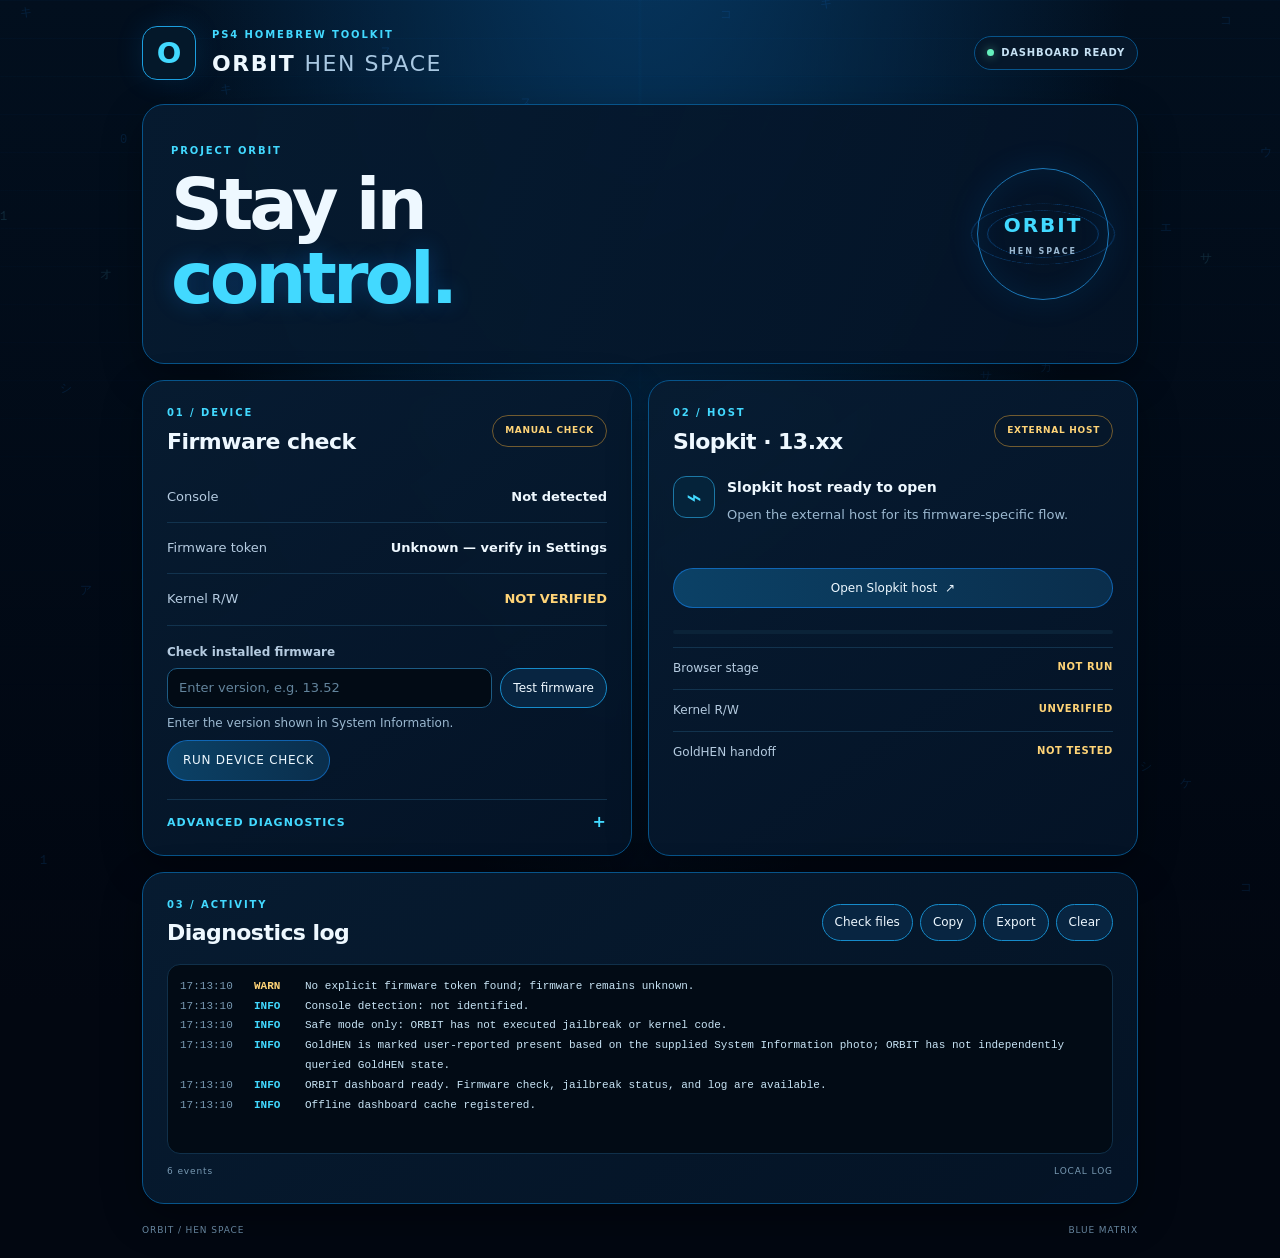
<file: index.html>
<!doctype html>
<html lang="en">
<head>
  <meta charset="utf-8">
  <meta name="viewport" content="width=device-width,initial-scale=1">
  <meta name="theme-color" content="#020914">
  <meta name="description" content="ORBIT HEN SPACE — a streamlined PS4 firmware and diagnostics dashboard.">
  <title>ORBIT // HEN SPACE</title>
  <link rel="manifest" href="./manifest.webmanifest">
  <link rel="stylesheet" href="./styles.css?v=054">
</head>
<body>
<canvas id="matrixBg" aria-hidden="true"></canvas>
<main class="shell">
  <header class="topbar">
    <a class="brand" href="./" aria-label="ORBIT HEN SPACE home">
      <div class="mark">O</div>
      <div><p class="eyebrow">PS4 HOMEBREW TOOLKIT</p><h1>ORBIT <span>HEN SPACE</span></h1></div>
    </a>
    <div class="pill"><i class="dot"></i><span id="uiState">DASHBOARD READY</span></div>
  </header>

  <section class="hero panel">
    <div class="hero-copy">
      <p class="eyebrow">PROJECT ORBIT</p>
      <h2>Stay in <span>control.</span></h2>
    </div>
    <div class="orb" aria-hidden="true"><span>ORBIT</span><small>HEN SPACE</small></div>
  </section>

  <section class="grid">
    <article class="panel">
      <div class="card-head"><div><p class="eyebrow">01 / DEVICE</p><h3>Firmware check</h3></div><span class="tag warn" id="firmwareTag">MANUAL CHECK</span></div>
      <div class="readout"><span>Console</span><strong id="consoleDetect">Checking browser…</strong></div>
      <div class="readout"><span>Firmware token</span><strong id="firmwareDetect">Unknown</strong></div>
      <div class="readout"><span>Kernel R/W</span><strong id="kernelRWState" class="warn-text">Not verified</strong></div>
      <div class="firmware-label">Check installed firmware</div>
      <div class="firmware-form">
        <input id="manualFirmware" type="text" inputmode="decimal" autocomplete="off" maxlength="8" placeholder="Enter version, e.g. 13.52" aria-describedby="compatibilityResult">
        <button class="tiny" id="firmwareCheckBtn" type="button">Test firmware</button>
      </div>
      <p class="muted small" id="compatibilityResult">Enter the version shown in System Information.</p>
      <button class="secondary compact preflight-action" id="preflightBtn" type="button">Run device check</button>
      <details class="advanced">
        <summary>Advanced diagnostics</summary>
        <div class="advanced-content">
          <div class="readout"><span>GoldHEN status</span><strong id="goldhenReportedState">User-reported present</strong></div>
          <div class="readout"><span>Secure context</span><strong id="secureContextState">Checking</strong></div>
          <div class="readout"><span>Service worker</span><strong id="serviceWorkerState">Checking</strong></div>
          <div class="readout"><span>Browser APIs</span><strong id="requiredApisState">Checking</strong></div>
        </div>
      </details>
    </article>

    <article class="panel jailbreak">
      <div class="card-head"><div><p class="eyebrow">02 / HOST</p><h3>Slopkit · 13.xx</h3></div><span class="tag warn" id="exploitTag">EXTERNAL HOST</span></div>
      <div class="jailbreak-state"><div class="state-icon" aria-hidden="true">⌁</div><div><strong id="exploitState">Slopkit host ready to open</strong><p id="exploitDetail" class="muted">Open the external host for its firmware-specific flow.</p></div></div>
      <a class="secondary launch-link" id="slopkitLaunch" href="https://webkitty.arabpixel.net/" target="_blank" rel="noopener noreferrer">Open Slopkit host <span aria-hidden="true">↗</span></a>
      <div class="progress-track"><span id="stageProgress"></span></div>
      <div class="stage-row"><span>Browser stage</span><b id="browserStage">NOT RUN</b></div>
      <div class="stage-row"><span>Kernel R/W</span><b id="kernelStage">UNVERIFIED</b></div>
      <div class="stage-row"><span>GoldHEN handoff</span><b id="goldhenStage">NOT TESTED</b></div>
    </article>

    <article class="panel log-panel">
      <div class="card-head"><div><p class="eyebrow">03 / ACTIVITY</p><h3>Diagnostics log</h3></div><div class="actions"><button class="tiny" id="assetCheckBtn" type="button">Check files</button><button class="tiny" id="copyBtn" type="button">Copy</button><button class="tiny" id="exportBtn" type="button">Export</button><button class="tiny" id="clearBtn" type="button">Clear</button></div></div>
      <div class="log" id="log" role="log" aria-live="polite" aria-label="ORBIT diagnostics events"></div>
      <div class="log-foot"><span id="logCount">0 events</span><span>LOCAL LOG</span></div>
    </article>
  </section>
  <footer><span>ORBIT / HEN SPACE</span><span>BLUE MATRIX</span></footer>
</main>
<script src="./app.js?v=054"></script>
</body>
</html>
</file>
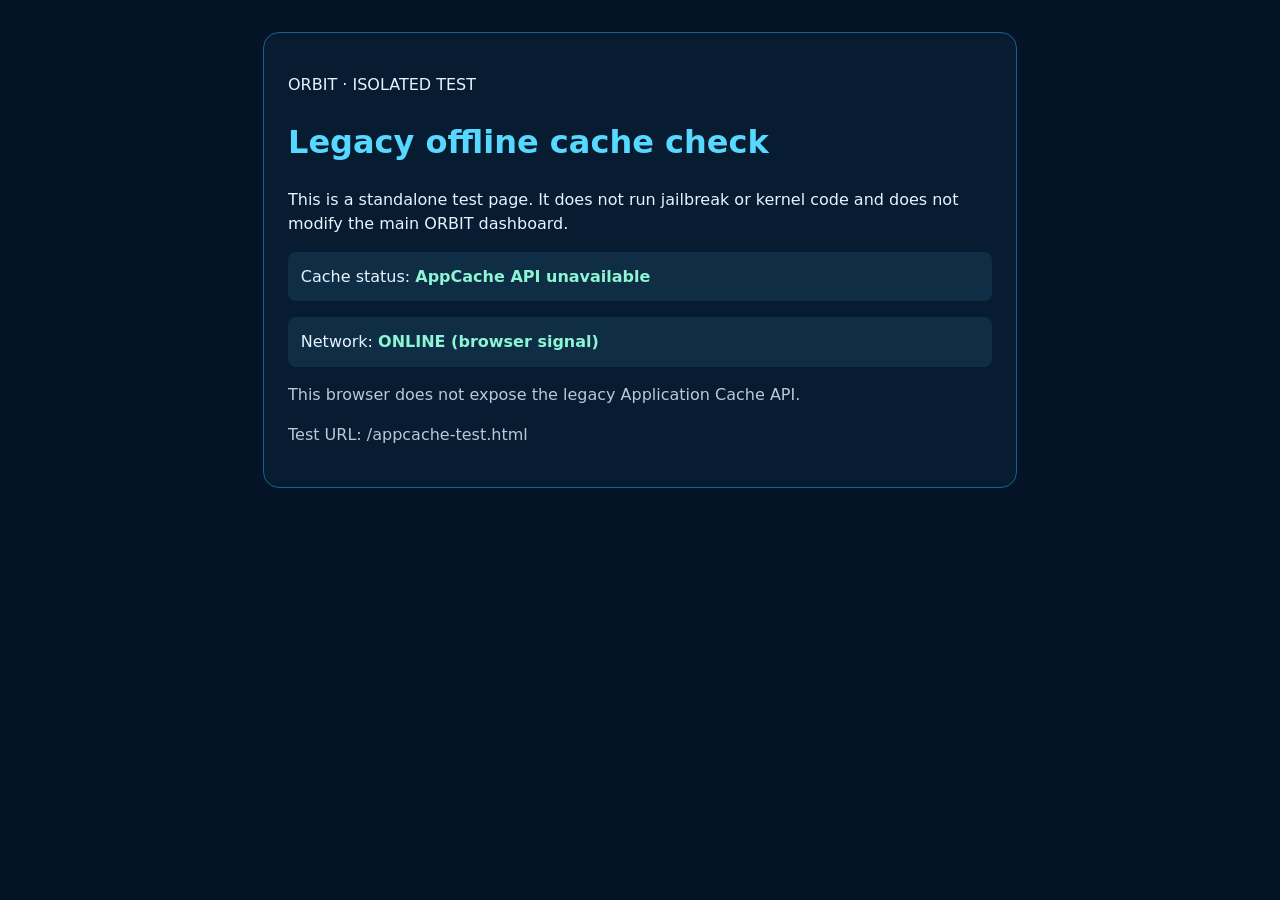
<file: appcache-test.html>
<!doctype html>
<html lang="en" manifest="./orbit-test.appcache">
<head>
  <meta charset="utf-8">
  <meta name="viewport" content="width=device-width,initial-scale=1">
  <title>ORBIT // Offline Cache Test</title>
  <style>
    :root{color-scheme:dark}body{margin:0;padding:2rem;font:16px/1.5 system-ui,sans-serif;background:#041326;color:#e5f4ff}
    main{max-width:44rem;margin:auto;border:1px solid #17618b;border-radius:1rem;padding:1.5rem;background:#071c31}
    h1{color:#57d8ff}strong{color:#8cf5d4}.note{color:#b7cad8}.status{padding:.8rem;border-radius:.5rem;background:#102d46}
  </style>
</head>
<body>
<main>
  <p>ORBIT · ISOLATED TEST</p>
  <h1>Legacy offline cache check</h1>
  <p>This is a standalone test page. It does not run jailbreak or kernel code and does not modify the main ORBIT dashboard.</p>
  <p class="status">Cache status: <strong id="status">Waiting for browser cache events…</strong></p>
  <p class="status">Network: <strong id="network">Checking…</strong></p>
  <p id="detail" class="note">First open this page while connected and wait for the cache status to update.</p>
  <p class="note">Test URL: /appcache-test.html</p>
</main>
<script>
(function(){
  var status=document.getElementById('status');
  var network=document.getElementById('network');
  var detail=document.getElementById('detail');
  function net(){network.textContent=navigator.onLine?'ONLINE (browser signal)':'OFFLINE (browser signal)';}
  function note(s){status.textContent=s;}
  net();
  window.addEventListener('online',net);
  window.addEventListener('offline',net);
  if(!('applicationCache' in window)){note('AppCache API unavailable');detail.textContent='This browser does not expose the legacy Application Cache API.';}
  else {
    var ac=window.applicationCache;
    var names={checking:'Checking manifest…',downloading:'Downloading test files…',progress:'Downloading test files…',cached:'CACHE READY — now test offline',updateready:'Update ready — reload this page',noupdate:'No update needed — cache already present',obsolete:'Manifest obsolete',error:'CACHE ERROR — check hosting and manifest MIME type'};
    ['checking','downloading','progress','cached','updateready','noupdate','obsolete','error'].forEach(function(e){ac.addEventListener(e,function(){note(names[e]||e);});});
    try { if(ac.status===ac.IDLE) note('AppCache API present; waiting for manifest check…'); } catch(e) { note('AppCache status could not be read'); }
  }
})();
</script>
</body>
</html>
</file>
<file: styles.css>
:root{color-scheme:dark;--bg:#020914;--panel:rgba(4,20,39,.94);--line:#07548a;--text:#eef8ff;--muted:#9bb8d0;--cyan:#42d9ff;--blue:#168cff;--green:#65f0bd;--amber:#ffd477;--red:#ff8498}
*{box-sizing:border-box}html{min-height:100%;background:var(--bg)}body{margin:0;min-height:100vh;background:radial-gradient(ellipse at 50% -18%,#073b68 0,transparent 55%),linear-gradient(180deg,#03101f,#020711 80%);font-family:Inter,ui-sans-serif,system-ui,-apple-system,"Segoe UI",sans-serif;color:var(--text);overflow-x:hidden;font-size:15px;line-height:1.55;-webkit-font-smoothing:antialiased}
#matrixBg{position:fixed;inset:0;width:100%;height:100%;z-index:0;pointer-events:none;opacity:.13}body:after{content:"";position:fixed;inset:0;z-index:0;pointer-events:none;background:linear-gradient(90deg,transparent 49.8%,#1d8fff08 50%,transparent 50.2%),linear-gradient(#1d8fff07 1px,transparent 1px);background-size:100% 100%,100% 38px;mask-image:linear-gradient(to bottom,black,transparent 85%)}
a{color:var(--cyan);text-decoration:none}a:hover{text-decoration:none}.shell{position:relative;z-index:1;max-width:1040px;margin:auto;padding:26px 22px 20px}.topbar,.brand,.card-head,.log-foot,footer{display:flex;align-items:center;justify-content:space-between;gap:16px}.brand{justify-content:flex-start;color:var(--text)}.mark{width:54px;height:54px;border:1px solid #1c9fdf;border-radius:15px;display:grid;place-items:center;font-size:29px;font-weight:900;color:var(--cyan);background:#04182a;box-shadow:0 0 28px #168cff22} .eyebrow{font-size:10px;letter-spacing:.19em;color:var(--cyan);font-weight:850;margin:0 0 7px}h1{font-size:clamp(17px,2vw,22px);letter-spacing:.07em;margin:0;line-height:1.3}h1 span{font-weight:400;color:#a9c8e2}.pill,.tag{border:1px solid var(--line);border-radius:999px;padding:8px 12px;font-size:10px;letter-spacing:.08em;color:#c6e1f4;white-space:nowrap;background:#06172a;font-weight:800}.dot{display:inline-block;width:7px;height:7px;background:var(--green);border-radius:50%;margin-right:7px;box-shadow:0 0 10px #75f0bd88}
.panel{background:linear-gradient(145deg,rgba(7,28,50,.97),var(--panel));border:1px solid #07548a;border-radius:22px;padding:24px;box-shadow:0 14px 40px #0005;min-width:0;backdrop-filter:blur(8px)}.hero{display:flex;justify-content:space-between;align-items:center;gap:22px;margin:24px 0 16px;min-height:260px;overflow:hidden;background:linear-gradient(110deg,#061b30f5,#041326e8);padding:30px 28px}.hero h2{font-size:clamp(42px,7vw,72px);letter-spacing:-.055em;line-height:1.02;margin:10px 0;font-weight:850}.hero h2 span{display:block;color:var(--cyan);text-shadow:0 0 22px #168cff44}.orb{width:132px;height:132px;flex:0 0 132px;border:1px solid #27aaffaa;border-radius:50%;display:flex;flex-direction:column;align-items:center;justify-content:center;box-shadow:inset 0 0 30px #168cff15,0 0 35px #168cff19;position:relative;color:var(--cyan);font-size:20px;font-weight:900;letter-spacing:2px}.orb:before,.orb:after{content:"";position:absolute;border:1px solid #168cff55;border-radius:50%;inset:9px;transform:rotateX(65deg) rotate(-20deg)}.orb:after{inset:-7px;transform:rotateX(65deg) rotate(35deg)}.orb small{font-size:8px;color:var(--muted);letter-spacing:2px;margin-top:5px}
.grid{display:grid;grid-template-columns:1fr 1fr;gap:16px}.log-panel{grid-column:1/-1}.card-head{margin-bottom:16px;align-items:center}.card-head h3{font-size:clamp(18px,2vw,22px);margin:0;letter-spacing:-.025em;line-height:1.3}.tag{font-size:9px}.tag.warn{color:var(--amber);border-color:#715b30}.readout{display:flex;align-items:flex-start;justify-content:space-between;gap:14px;padding:15px 0;border-bottom:1px solid #12334e}.readout span{font-size:13px;color:#b5cbe0}.readout strong{font-size:13px;text-align:right;overflow-wrap:anywhere}.warn-text{color:var(--amber)}.muted{color:var(--muted);font-size:13px;line-height:1.65;margin:6px 0}.small{font-size:12px}.secondary,.tiny{border:1px solid #168bca;background:#082541;color:var(--text);border-radius:999px;padding:10px 15px;font-weight:800;cursor:pointer;font:inherit;font-size:12px;transition:background .15s,border-color .15s;display:inline-flex;align-items:center;justify-content:center;gap:8px;min-height:40px}.secondary{width:100%;margin-top:16px;background:linear-gradient(90deg,#0b4166,#0a2e4c);border-color:#168cff88}.secondary.compact{width:auto;margin:0;white-space:nowrap;padding:10px 15px;text-transform:uppercase;letter-spacing:.06em}.tiny{padding:8px 12px;min-height:34px}.secondary:hover,.tiny:hover{background:#0d3858;border-color:var(--cyan)}button:focus,a:focus,summary:focus{outline:2px solid var(--cyan);outline-offset:3px}.jailbreak-state{display:flex;gap:12px;align-items:flex-start;margin:20px 0}.state-icon{width:42px;height:42px;flex:0 0 42px;display:grid;place-items:center;border:1px solid #1c78a6;border-radius:13px;background:#05233a;color:var(--cyan);font-size:26px}.jailbreak-state strong{font-size:14px}.jailbreak-state p{margin-top:5px}.progress-track{height:4px;border-radius:8px;background:#0b2338;overflow:hidden;margin:22px 0 13px}.progress-track span{display:block;width:0;height:100%;background:linear-gradient(90deg,var(--blue),var(--cyan));transition:width .25s}.stage-row{display:flex;justify-content:space-between;gap:12px;padding:11px 0;border-top:1px solid #12334e;font-size:12px;color:#b5cbe0}.stage-row b{font-size:10px;letter-spacing:.06em;color:var(--amber);text-align:right}.actions{display:flex;gap:7px;flex-wrap:wrap}.log{margin-top:14px;background:#020b15;border:1px solid #10304a;border-radius:13px;padding:12px;height:190px;overflow:auto;font:11px/1.8 ui-monospace,SFMono-Regular,Consolas,monospace;color:#c8e4f5}.entry{display:grid;grid-template-columns:65px 42px minmax(0,1fr);gap:9px;overflow-wrap:anywhere}.time{color:#7899b2}.level{font-weight:800}.level.INFO{color:var(--cyan)}.level.WARN{color:var(--amber)}.level.ERROR{color:var(--red)}.log-foot{font-size:9px;color:#7899b2;letter-spacing:.1em;margin-top:11px}footer{font-size:9px;letter-spacing:.1em;color:#6f91ac;margin-top:20px;flex-wrap:wrap}
.advanced{margin-top:18px;border-top:1px solid #12334e;padding-top:14px}.advanced summary{cursor:pointer;list-style:none;color:var(--cyan);font-size:11px;letter-spacing:.1em;text-transform:uppercase;font-weight:850}.advanced summary::-webkit-details-marker{display:none}.advanced summary:after{content:"+";float:right;font-size:16px;line-height:1}.advanced[open] summary:after{content:"−"}.advanced-content{padding-top:8px}.firmware-label{display:block;margin:15px 0 7px;color:#b5cbe0;font-size:12px;font-weight:700}.firmware-form{display:flex;gap:8px;align-items:stretch}.firmware-form input{min-width:0;flex:1;border:1px solid #1d5b83;background:#020b15;color:var(--text);border-radius:10px;padding:9px 11px;font:inherit;font-size:13px}.firmware-form input::placeholder{color:#63849c}.firmware-form input:focus{outline:2px solid var(--cyan);outline-offset:2px}.firmware-form button{flex:0 0 auto}button{touch-action:manipulation}
@media(max-width:700px){.shell{padding:18px 12px}.topbar{align-items:flex-start;gap:9px}.brand{gap:12px}.mark{width:48px;height:48px}.pill{font-size:8px;padding:7px 9px}.hero{padding:24px 20px;min-height:240px;align-items:flex-start}.hero h2{font-size:clamp(38px,10vw,54px)}.orb{width:78px;height:78px;flex-basis:78px;font-size:12px}.orb small{font-size:6px}.grid{grid-template-columns:1fr}.log-panel{grid-column:auto}.panel{padding:18px;border-radius:19px}.card-head{gap:9px}.card-head h3{font-size:18px}.readout{gap:10px}.readout span,.readout strong{font-size:12px}.entry{grid-template-columns:57px 40px minmax(0,1fr);gap:7px}.log{font-size:11px;line-height:1.8}.actions{justify-content:flex-end}.secondary.compact{padding:9px 11px;font-size:10px}.hero .eyebrow{font-size:9px}}
@media(prefers-reduced-motion:reduce){*,*:before,*:after{scroll-behavior:auto!important;animation:none!important;transition:none!important}#matrixBg{display:none}}
.preflight-action{margin-top:12px;width:auto}.firmware-label{margin-top:17px}.firmware-form{margin-top:7px}.firmware-form .tiny{white-space:nowrap}.firmware-form input{width:100%}
</file>
